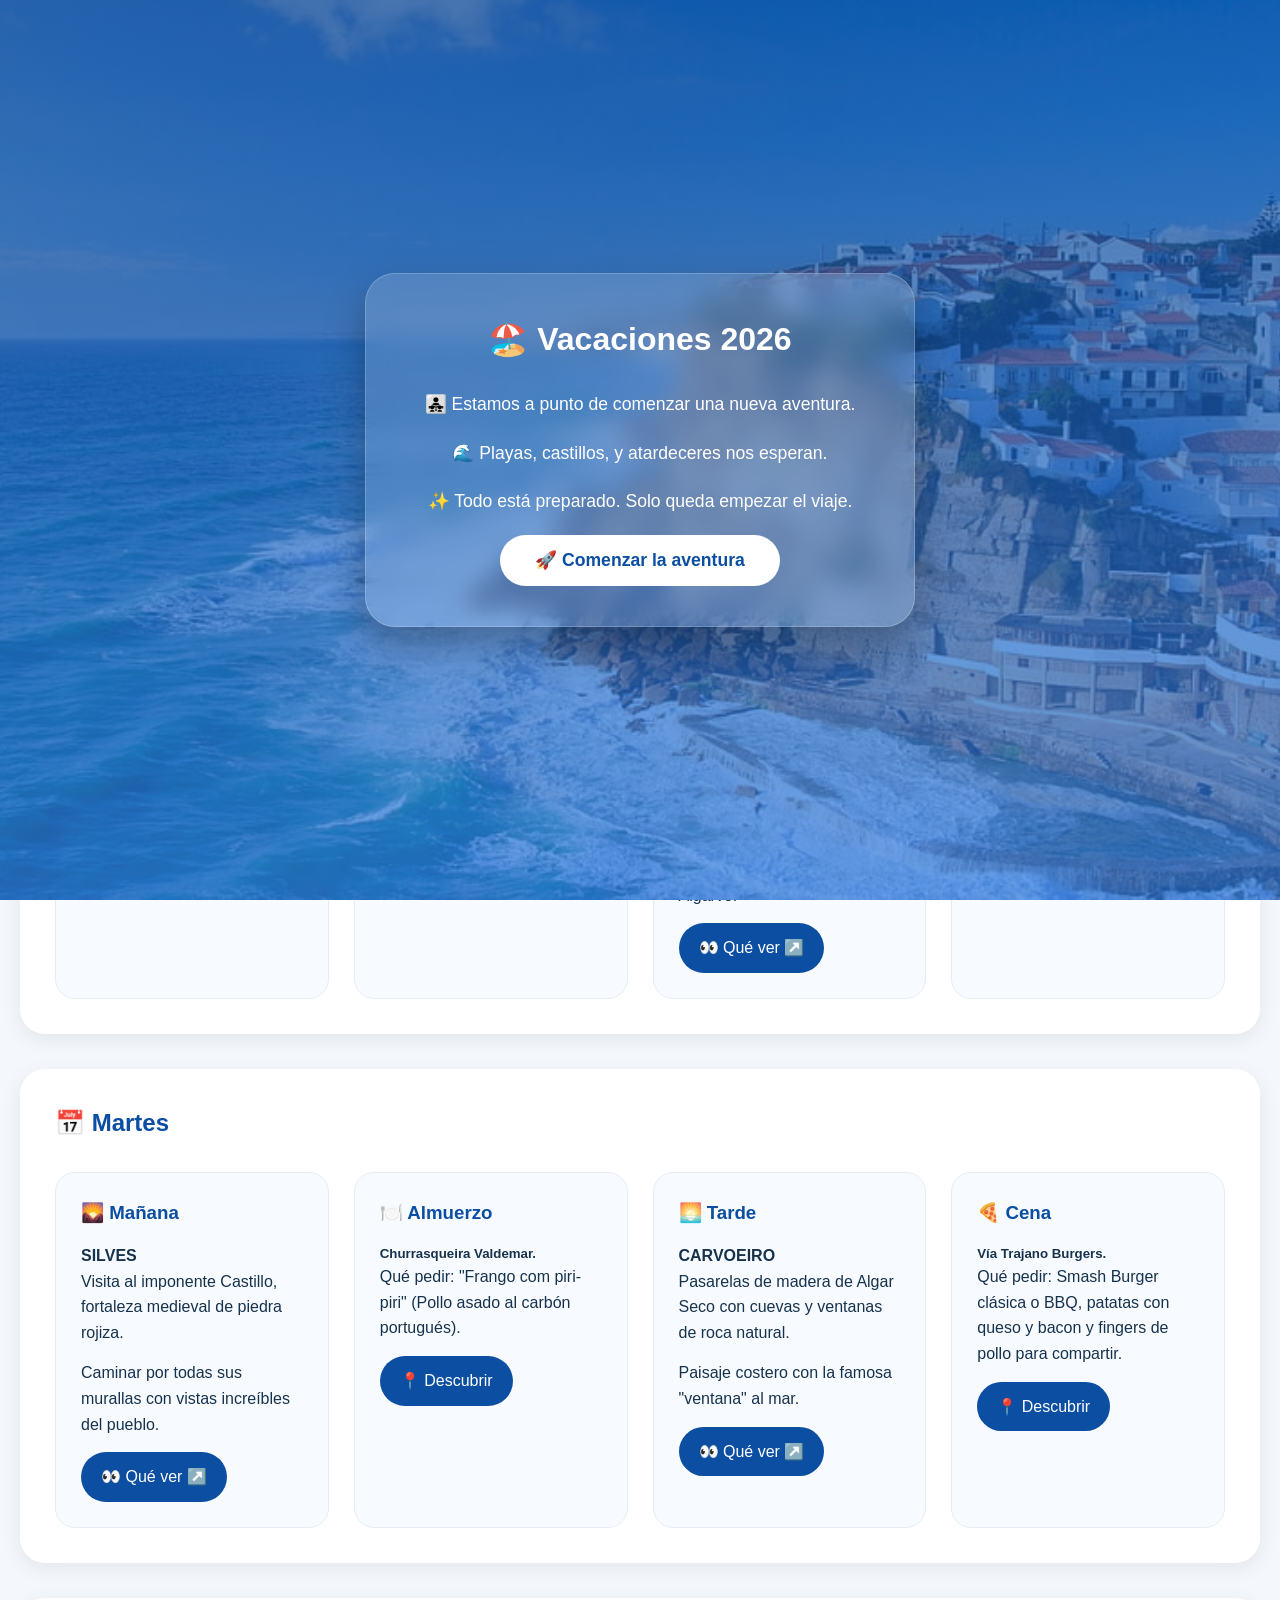
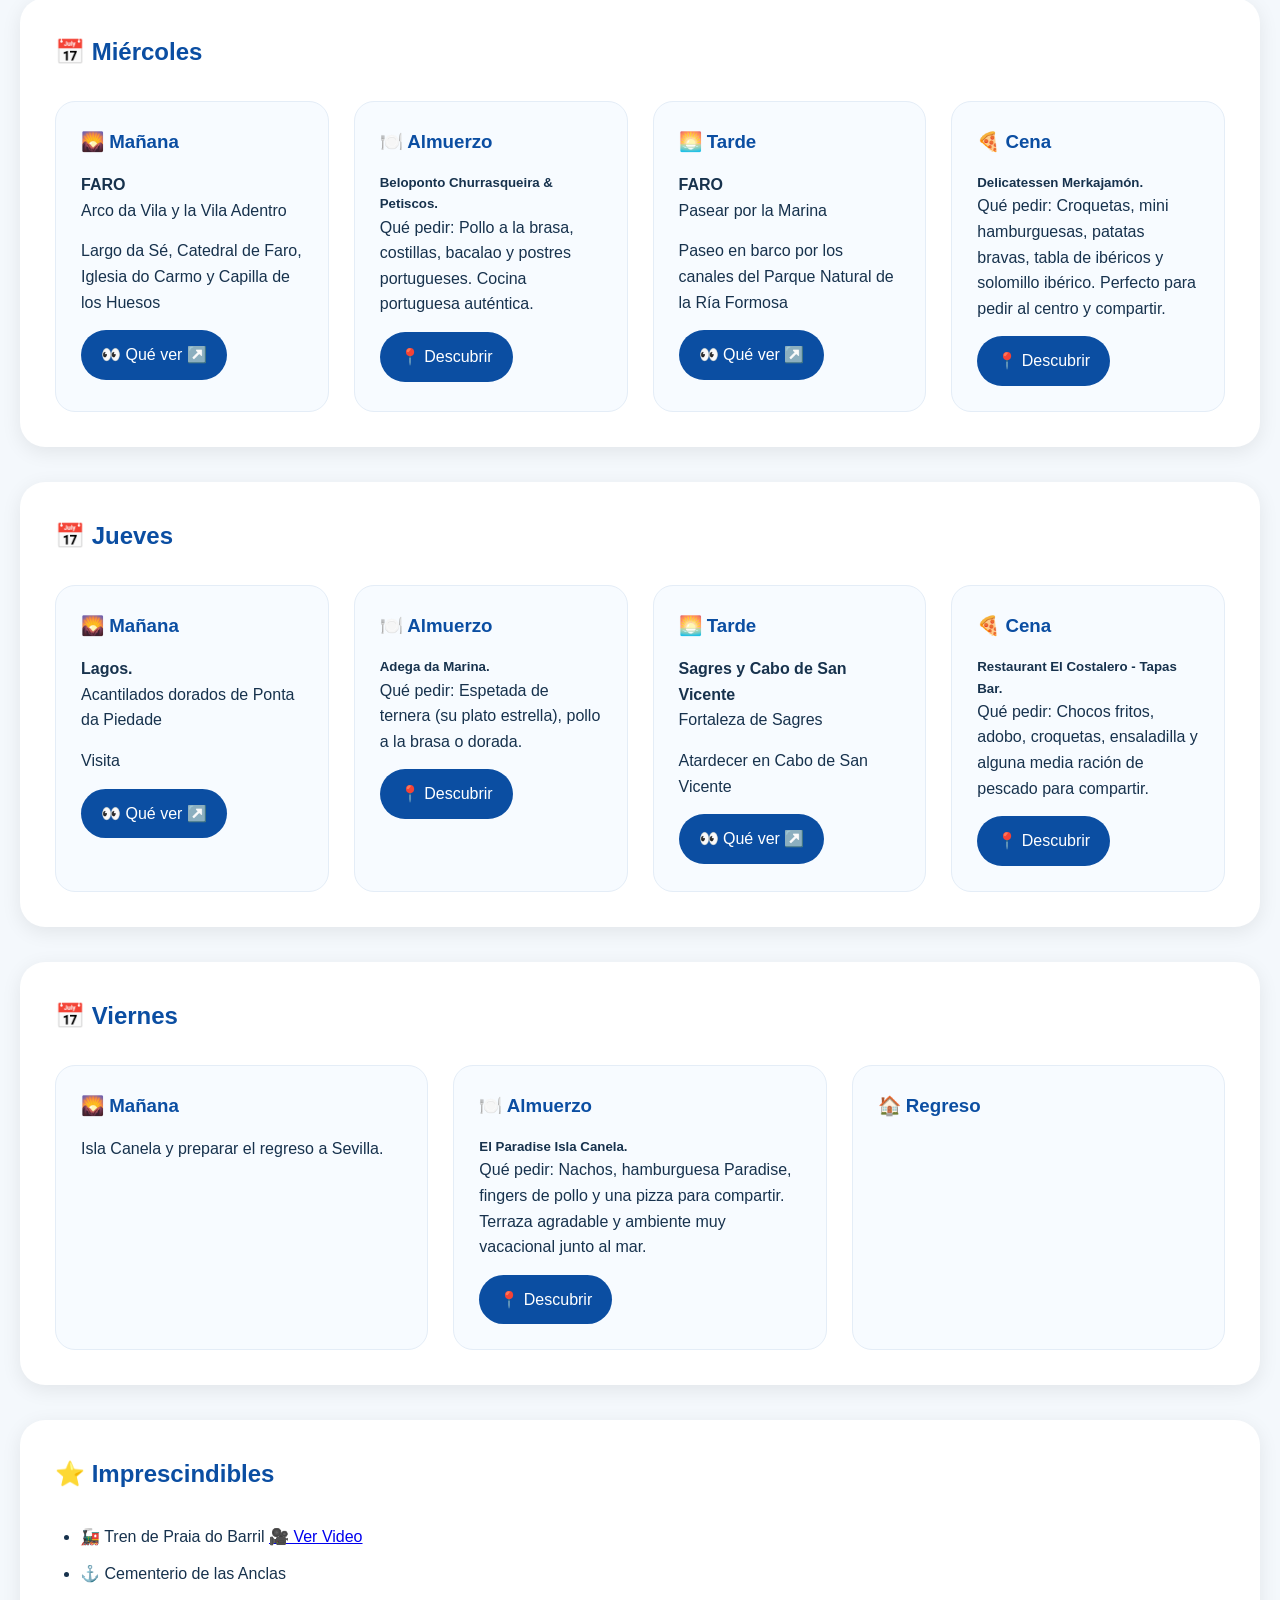
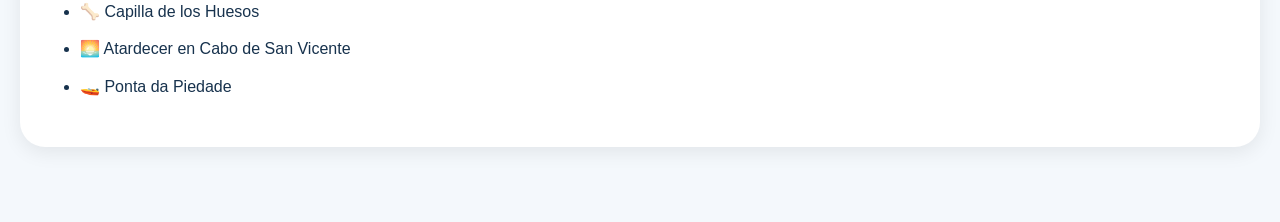
<file: index.html>
<!doctype html>
<html lang="es">
<head>
    <meta charset="utf-8">
    <meta name="viewport" content="width=device-width,initial-scale=1">
    <title>Vacaciones en Ayamonte y el Algarve</title>

    <link rel="manifest" href="manifest.json">
    <link rel="stylesheet" href="css/styles.css">
</head>

<body>

    <!-- Ventana de bienvenida -->
    <div id="bienvenida" class="modal">
        <div class="modal-content">
            <h2>🏖️ Vacaciones 2026</h2>

            <p>👨‍👧‍👧 Estamos a punto de comenzar una nueva aventura.</p>

            <p>
                🌊 Playas, castillos, y atardeceres nos esperan.
            </p>

            <p>
                ✨ Todo está preparado. Solo queda empezar el viaje.
            </p>

            <button id="btnComenzar">
                🚀 Comenzar la aventura
            </button>
        </div>
    </div>

    <!-- Cabecera -->
    <header class="hero">
        <h1>🏖️ Vacaciones en Ayamonte y el Algarve</h1>
        <p class="subtitulo">👨‍👧‍👧 Un Calvo y dos Bobines</p>
        <p id="contador" class="countdown"></p>
    </header>
<nav class="menu">
<a href="#">🏠 Inicio</a>
<a href="#itinerario">📅 Itinerario</a>
<a href="#imp">⭐ Imprescindibles</a>
</nav>
<main id="itinerario">
<section id="lunes" class="card">
<h2>📅 Lunes</h2>
<div class="grid">
<div><h3>🚗 Ida</h3><p>Salida de Sevilla temprano en coche. Llegada al alojamiento en Ayamonte.</p>
<a class="btn"
   href='https://share.google/V7F1Yxz049yUNfZq1'
   target="_blank"
   rel="noopener noreferrer"
   onclick="localStorage.setItem('seccion','lunes');">
   🏨 El hotel
</a>
<p></p>
<a class="btn"
   href='https://maps.app.goo.gl/StF7XVGFB1fVZtX26'
   target="_blank"
   rel="noopener noreferrer"
   onclick="localStorage.setItem('seccion','lunes');">
   🚗 Como LLegar
</a>
</div>
<div><h3>🍽️ Almuerzo</h3><h5>Mesón Plumas.</h5>
<p>Qué pedir: Carnes ibéricas a la brasa (secreto, presa), croquetas caseras. Raciones generosas, comida excelente.</p>
<a class="btn"
   href='https://www.google.com/maps/search/?api=1&query=Meson+Plumas+Ayamonte'
   target="_blank"
   rel="noopener noreferrer"
   onclick="localStorage.setItem('seccion','lunes');">
   📍 Descubrir
</a>
</div>
<div><h3>🌅 Tarde</h3><h4>TAVIRA</h4>
<p>Visita a la Praia do Barril y paseo por el espectacular "Cementerio de Anclas"</p>
<p>Pasear por Santa Luzia y por el casco histórico, uno de los pueblos más bonitos del Algarve.</p>
<a class="btn"
   href="tavira.html"
   target="_blank"
   rel="noopener noreferrer"
   onclick="localStorage.setItem('seccion','lunes');">
   👀 Qué ver ↗️
</a>
</div>
<div><h3>🍕 Cena</h3><h5>DA Roberto.</h5>
<p>Qué pedir: Pizza Carbonara o Prosciutto, lasaña casera y tiramisú de postre.</p>
<a class="btn"
   href='https://www.google.com/maps/search/?api=1&query=DA+Roberto+Ayamonte'
   target="_blank"
   rel="noopener noreferrer"
   onclick="localStorage.setItem('seccion','lunes');">
   📍 Descubrir
</a>
</div>
</div>
</section>

<section id="martes" class="card">
<h2>📅 Martes</h2>
<div class="grid">
<div><h3>🌄 Mañana</h3><h4>SILVES</h4>
<p>Visita al imponente Castillo, fortaleza medieval de piedra rojiza.</p>
<p>Caminar por todas sus murallas con vistas increíbles del pueblo.</p>
<a class="btn"
   href="silves.html"
   target="_blank"
   rel="noopener noreferrer"
   onclick="localStorage.setItem('seccion','martes');">
   👀 Qué ver ↗️
</a>
</div>
<div><h3>🍽️ Almuerzo</h3><h5>Churrasqueira Valdemar.</h5>
<p>Qué pedir: "Frango com piri-piri" (Pollo asado al carbón portugués).</p>
<a class="btn"
   href='https://www.google.com/maps/search/?api=1&query=Churrasqueira+Valdemar+Silves'
   target="_blank"
   rel="noopener noreferrer"
   onclick="localStorage.setItem('seccion','martes');">
   📍 Descubrir
</a>
</div>
<div><h3>🌅 Tarde</h3><h4>CARVOEIRO</h4>
<p>Pasarelas de madera de Algar Seco con cuevas y ventanas de roca natural.</p>
<p>Paisaje costero con la famosa "ventana" al mar.</p>
<a class="btn"
   href="carvoeiro.html"
   target="_blank"
   rel="noopener noreferrer"
   onclick="localStorage.setItem('seccion','martes');">
   👀 Qué ver ↗️
</a>
</div>
<div><h3>🍕 Cena</h3><h5>Vía Trajano Burgers.</h5>
<p>Qué pedir: Smash Burger clásica o BBQ, patatas con queso y bacon y fingers de pollo para compartir. </p>
<a class="btn"
   href='https://www.google.com/maps/search/?api=1&query=Via+Trajano+Burgers+Ayamonte'
   target="_blank"
   rel="noopener noreferrer"
   onclick="localStorage.setItem('seccion','martes');">
   📍 Descubrir
</a>
</div>
</section>

<section id="miercoles" class="card">
<h2>📅 Miércoles</h2>
<div class="grid">
<div><h3>🌄 Mañana</h3><h4>FARO</h4>
<p>Arco da Vila y la Vila Adentro</p>
<p>Largo da Sé, Catedral de Faro, Iglesia do Carmo y Capilla de los Huesos</p>
<a class="btn"
   href="faro1.html"
   target="_blank"
   rel="noopener noreferrer"
   onclick="localStorage.setItem('seccion','miercoles');">
   👀 Qué ver ↗️
</a>
</div>
<div><h3>🍽️ Almuerzo</h3><h5>Beloponto Churrasqueira & Petiscos.</h5>
<p>Qué pedir: Pollo a la brasa, costillas, bacalao y postres portugueses. Cocina portuguesa auténtica.</p>
<a class="btn"
   href='https://www.google.com/maps/search/?api=1&query=Beloponto+Churrasqueira+Faro'
   target="_blank"
   rel="noopener noreferrer"
   onclick="localStorage.setItem('seccion','miercoles');">
   📍 Descubrir
</a>
</div>
<div><h3>🌅 Tarde</h3><h4>FARO</h4>
<p>Pasear por la Marina</p>
<p>Paseo en barco por los canales del Parque Natural de la Ría Formosa</p>
<a class="btn"
   href="faro2.html"
   target="_blank"
   rel="noopener noreferrer"
   onclick="localStorage.setItem('seccion','miercoles');">
   👀 Qué ver ↗️
</a>
</div>
<div><h3>🍕 Cena</h3><h5>Delicatessen Merkajamón.</h5>
<p>Qué pedir: Croquetas, mini hamburguesas, patatas bravas, tabla de ibéricos y solomillo ibérico. Perfecto para pedir al centro y compartir. </p>
<a class="btn"
   href='https://www.google.com/maps/search/?api=1&query=Delicatessen+Merkajamon+Ayamonte'
   target="_blank"
   rel="noopener noreferrer"
   onclick="localStorage.setItem('seccion','miercoles');">
   📍 Descubrir
</a>
</div>
</div>
</section>

<section id="jueves" class="card">
<h2>📅 Jueves</h2>
<div class="grid">
<div><h3>🌄 Mañana</h3><h4>Lagos.</h4>
<p>Acantilados dorados de Ponta da Piedade</p>
<p>Visita </p>
<a class="btn"
   href="lagos.html"
   target="_blank"
   rel="noopener noreferrer"
   onclick="localStorage.setItem('seccion','jueves');">
   👀 Qué ver ↗️
</a>
</div>
<div><h3>🍽️ Almuerzo</h3><h5>Adega da Marina.</h5>
<p>Qué pedir: Espetada de ternera (su plato estrella), pollo a la brasa o dorada.</p>
<a class="btn"
   href='https://www.google.com/maps/search/?api=1&query=Adega+da+Marina+Lagos'
   target="_blank"
   rel="noopener noreferrer"
   onclick="localStorage.setItem('seccion','jueves');">
   📍 Descubrir
</a>
</div>
<div><h3>🌅 Tarde</h3><h4>Sagres y Cabo de San Vicente</h4>
<p>Fortaleza de Sagres</p>
<p>Atardecer en Cabo de San Vicente</p>
<a class="btn"
   href="sagres.html"
   target="_blank"
   rel="noopener noreferrer"
   onclick="localStorage.setItem('seccion','jueves');">
   👀 Qué ver ↗️
</a>
</div>
<div><h3>🍕 Cena</h3><h5>Restaurant El Costalero - Tapas Bar.</h5>
<p>Qué pedir: Chocos fritos, adobo, croquetas, ensaladilla y alguna media ración de pescado para compartir. </p>
<a class="btn"
   href='https://www.google.com/maps/search/?api=1&query=Restaurant+El+Costalero+Ayamonte'
   target="_blank"
   rel="noopener noreferrer"
   onclick="localStorage.setItem('seccion','jueves');">
   📍 Descubrir
</a>
</div>
</div>
</section>

<section id="viernes" class="card">
<h2>📅 Viernes</h2>
<div class="grid">
<div><h3>🌄 Mañana</h3><p>Isla Canela y preparar el regreso a Sevilla.</p></div>
<div><h3>🍽️ Almuerzo</h3><h5>El Paradise Isla Canela.</h5>
<p>Qué pedir: Nachos, hamburguesa Paradise, fingers de pollo y una pizza para compartir. Terraza agradable y ambiente muy vacacional junto al mar. </p>
<a class="btn"
   href='https://www.google.com/maps/search/?api=1&query=El+Paradise+Isla+Canela'
   target="_blank"
   rel="noopener noreferrer"
   onclick="localStorage.setItem('seccion','jueves');">
   📍 Descubrir
</a>
</div>
<div><h3>🏠 Regreso</h3></div>
</div>
</section>

<section id="imp" class="card">
<h2>⭐ Imprescindibles</h2>
<ul>

<li>
    🚂 Tren de Praia do Barril
    <a href="https://youtu.be/BKR_b6KWFAM?si=55y0-8DJieUaevyz"
       target="_blank"
       rel="noopener noreferrer">
       🎥 Ver Video
    </a>
</li>
<li>⚓ Cementerio de las Anclas</li>
<li>🦴 Capilla de los Huesos</li>
<li>🌅 Atardecer en Cabo de San Vicente</li>
<li>🚤 Ponta da Piedade</li>
</ul>
</section>
</main>
<audio id="musica" loop>
    <source src="vacas.mp3" type="audio/mpeg">
</audio>
<script src="js/app.js"></script>
</body>
</html>
</file>
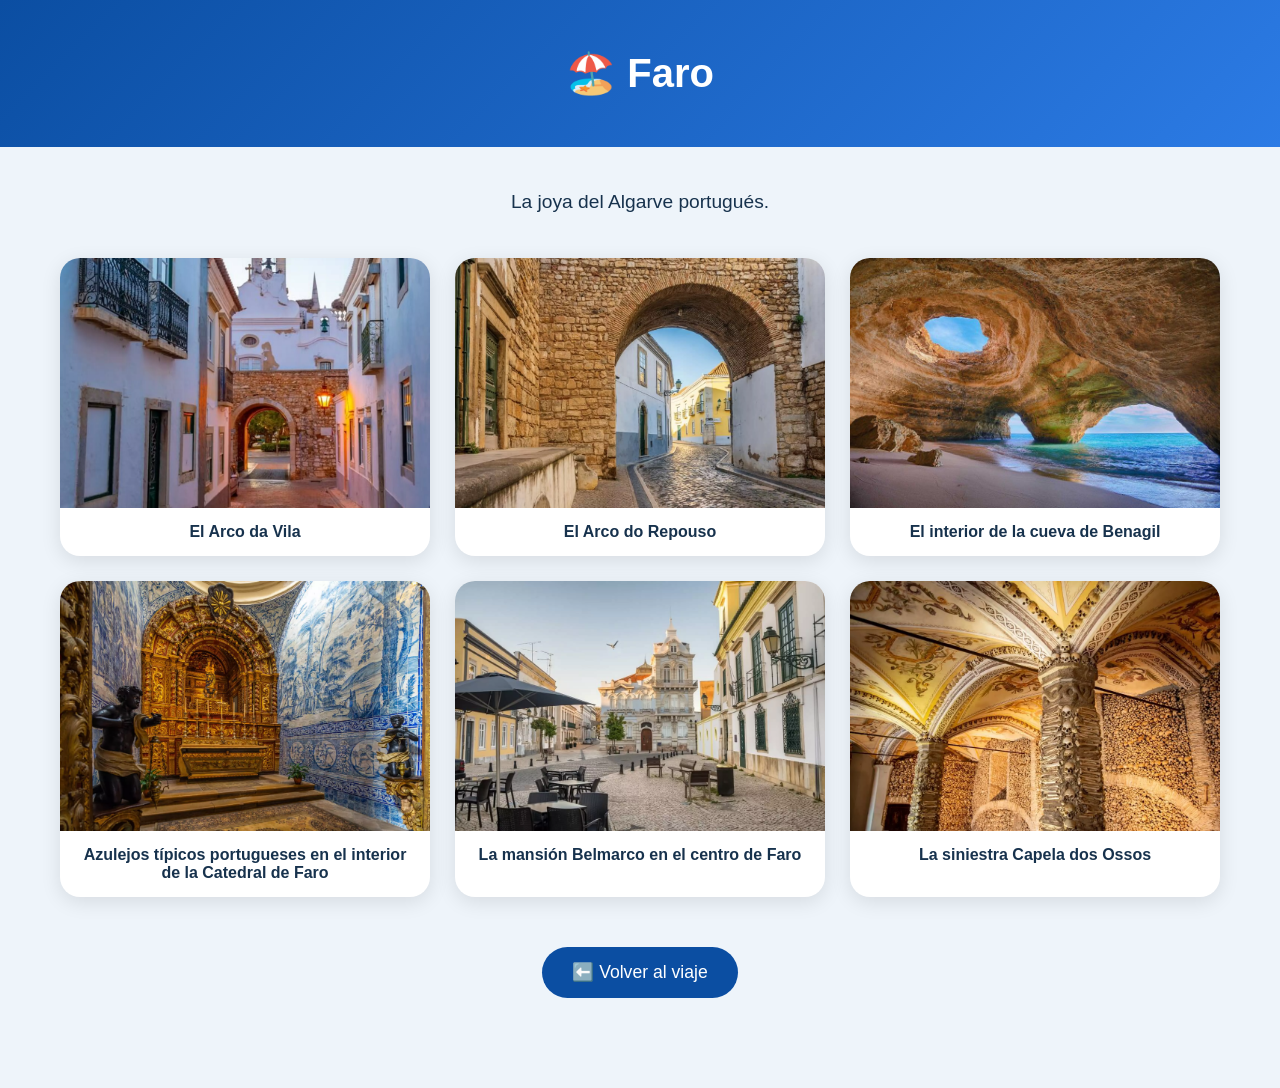
<file: faro1.html>
<!DOCTYPE html>
<html lang="es">
<head>
<meta charset="UTF-8">
<meta name="viewport" content="width=device-width, initial-scale=1.0">
<title>Faro</title>

<style>
    * {
        box-sizing: border-box;
        margin: 0;
        padding: 0;
        font-family: Arial, Helvetica, sans-serif;
    }

    body {
        background: #eef4fa;
        color: #17324d;
        min-height: 100vh;
    }

    .hero {
        background: linear-gradient(135deg, #0b4ea2, #2c7be5);
        color: white;
        text-align: center;
        padding: 50px 20px;
    }

    .hero h1 {
        font-size: 2.5rem;
    }

    .contenedor {
        max-width: 1200px;
        margin: auto;
        padding: 40px 20px;
    }

    .descripcion {
        text-align: center;
        font-size: 1.2rem;
        margin-bottom: 40px;
        line-height: 1.6;
    }

    .galeria {
        display: grid;
        grid-template-columns: repeat(auto-fit, minmax(300px, 1fr));
        gap: 25px;
    }

    .foto {
        background: white;
        border-radius: 20px;
        overflow: hidden;
        box-shadow: 0 5px 20px rgba(0,0,0,0.10);
        transition: transform 0.3s;
    }

    .foto:hover {
        transform: translateY(-5px);
    }

    .foto img {
        width: 100%;
        height: 250px;
        object-fit: cover;
        display: block;
    }

    .foto p {
        padding: 15px;
        text-align: center;
        font-weight: bold;
    }

    .volver {
        text-align: center;
        margin: 50px 0;
    }

    .volver a {
        display: inline-block;
        background: #0b4ea2;
        color: white;
        text-decoration: none;
        padding: 15px 30px;
        border-radius: 50px;
        font-size: 1.1rem;
        transition: background 0.3s;
    }

    .volver a:hover {
        background: #083a7d;
    }

    @media (max-width: 768px) {
        .hero h1 {
            font-size: 2rem;
        }

        .descripcion {
            font-size: 1rem;
        }
    }
</style>

</head>
<body>

<header class="hero">
    <h1>🏖️ Faro</h1>
</header>

<div class="contenedor">

    <p class="descripcion">
        La joya del Algarve portugués.
    </p>

    <div class="galeria">
        <div class="foto">
            <img src="images/faro1.webp" alt="Foto 1">
            <p>El Arco da Vila</p>
        </div>
        <div class="foto">
            <img src="images/faro2.webp" alt="Foto 2">
            <p>El Arco do Repouso</p>
        </div>

        <div class="foto">
            <img src="images/faro3.jpg" alt="Foto 3">
            <p>El interior de la cueva de Benagil</p>
        </div>
		<div class="foto">
            <img src="images/faro4.webp" alt="Foto 4">
            <p>Azulejos típicos portugueses en el interior de la Catedral de Faro</p>
        </div>
        <div class="foto">
            <img src="images/faro5.webp" alt="Foto 5">
            <p>La mansión Belmarco en el centro de Faro</p>
        </div>
		<div class="foto">
            <img src="images/faro6.webp" alt="Foto 6">
            <p>La siniestra Capela dos Ossos</p>
        </div>
        
    </div>

   <div class="volver">
    <a href="#" onclick="window.close(); return false;">
        ⬅️ Volver al viaje
    </a>
</div>

</div>
<audio id="musica" loop>
    <source src="vacas.mp3" type="audio/mpeg">
</audio>
<script src="js/app.js"></script>
</body>
</html>
</file>
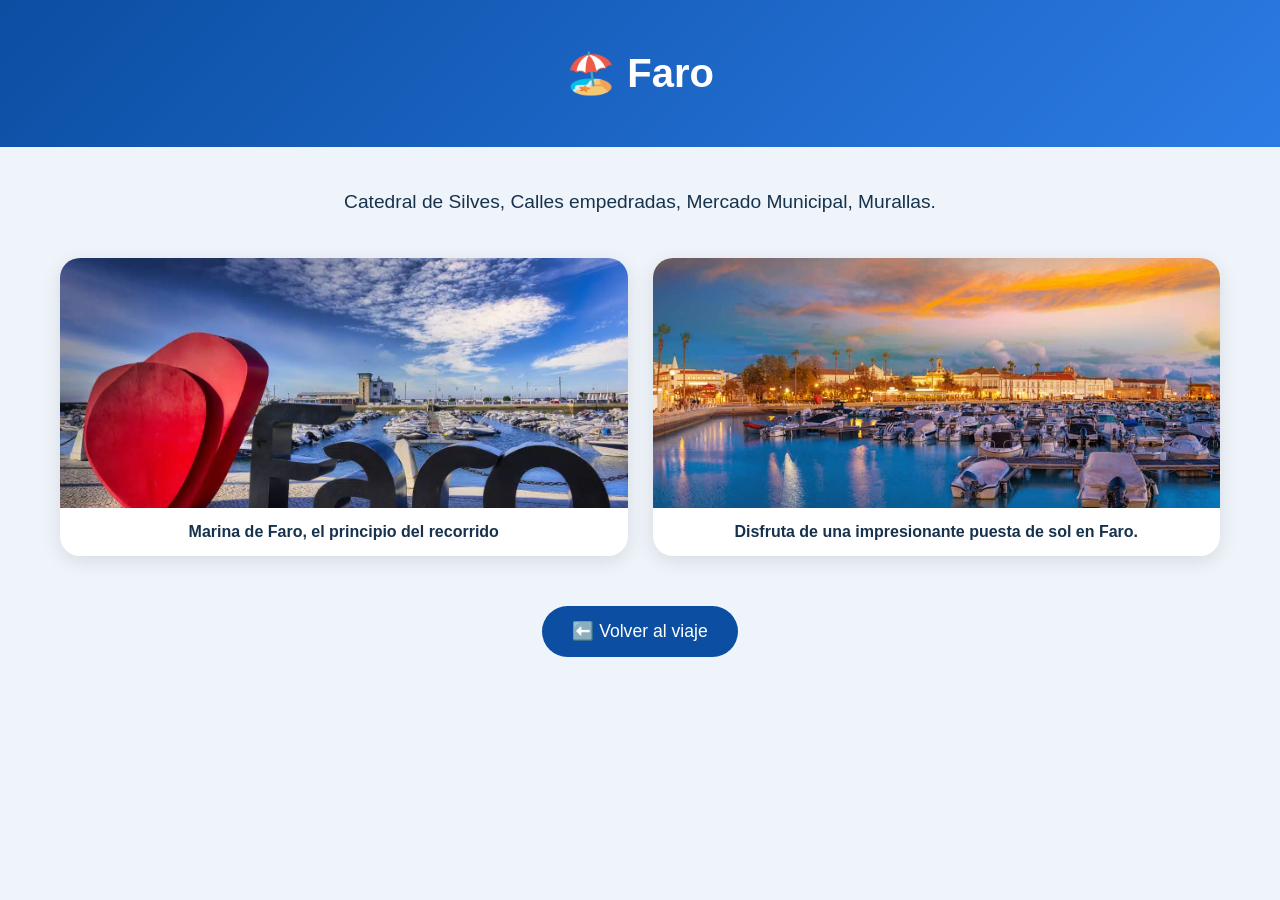
<file: faro2.html>
<!DOCTYPE html>
<html lang="es">
<head>
<meta charset="UTF-8">
<meta name="viewport" content="width=device-width, initial-scale=1.0">
<title>Faro</title>

<style>
    * {
        box-sizing: border-box;
        margin: 0;
        padding: 0;
        font-family: Arial, Helvetica, sans-serif;
    }

    body {
        background: #eef4fa;
        color: #17324d;
        min-height: 100vh;
    }

    .hero {
        background: linear-gradient(135deg, #0b4ea2, #2c7be5);
        color: white;
        text-align: center;
        padding: 50px 20px;
    }

    .hero h1 {
        font-size: 2.5rem;
    }

    .contenedor {
        max-width: 1200px;
        margin: auto;
        padding: 40px 20px;
    }

    .descripcion {
        text-align: center;
        font-size: 1.2rem;
        margin-bottom: 40px;
        line-height: 1.6;
    }

    .galeria {
        display: grid;
        grid-template-columns: repeat(auto-fit, minmax(300px, 1fr));
        gap: 25px;
    }

    .foto {
        background: white;
        border-radius: 20px;
        overflow: hidden;
        box-shadow: 0 5px 20px rgba(0,0,0,0.10);
        transition: transform 0.3s;
    }

    .foto:hover {
        transform: translateY(-5px);
    }

    .foto img {
        width: 100%;
        height: 250px;
        object-fit: cover;
        display: block;
    }

    .foto p {
        padding: 15px;
        text-align: center;
        font-weight: bold;
    }

    .volver {
        text-align: center;
        margin: 50px 0;
    }

    .volver a {
        display: inline-block;
        background: #0b4ea2;
        color: white;
        text-decoration: none;
        padding: 15px 30px;
        border-radius: 50px;
        font-size: 1.1rem;
        transition: background 0.3s;
    }

    .volver a:hover {
        background: #083a7d;
    }

    @media (max-width: 768px) {
        .hero h1 {
            font-size: 2rem;
        }

        .descripcion {
            font-size: 1rem;
        }
    }
</style>

</head>
<body>

<header class="hero">
    <h1>🏖️ Faro</h1>
</header>

<div class="contenedor">

    <p class="descripcion">
        Catedral de Silves, Calles empedradas, Mercado Municipal, Murallas.
    </p>

    <div class="galeria">
       
        <div class="foto">
            <img src="images/faro7.webp" alt="Foto 7">
            <p>Marina de Faro, el principio del recorrido</p>
        </div>
		<div class="foto">
            <img src="images/faro8.jpg" alt="Foto 7">
            <p>Disfruta de una impresionante puesta de sol en Faro.</p>
        </div>
    </div>

   <div class="volver">
    <a href="#" onclick="window.close(); return false;">
        ⬅️ Volver al viaje
    </a>
</div>

</div>
<audio id="musica" loop>
    <source src="vacas.mp3" type="audio/mpeg">
</audio>
<script src="js/app.js"></script>
</body>
</html>
</file>
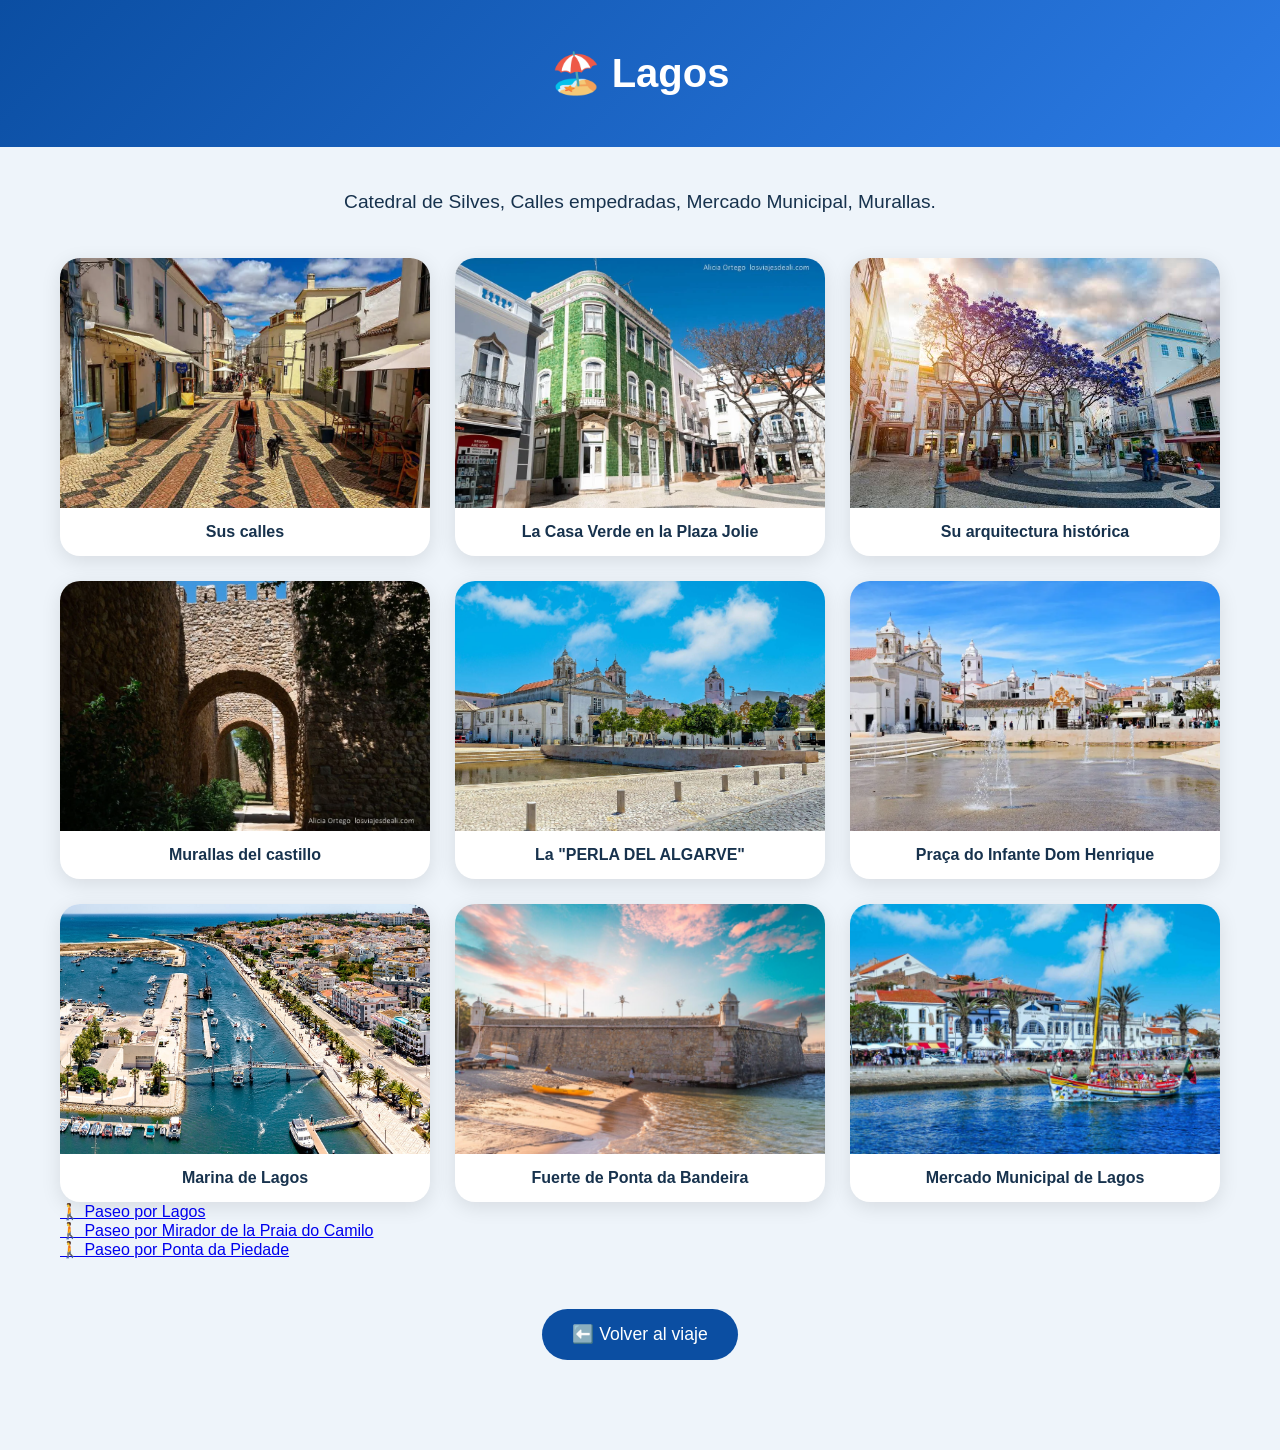
<file: lagos.html>
<!DOCTYPE html>
<html lang="es">
<head>
<meta charset="UTF-8">
<meta name="viewport" content="width=device-width, initial-scale=1.0">
<title>Lagos</title>

<style>
    * {
        box-sizing: border-box;
        margin: 0;
        padding: 0;
        font-family: Arial, Helvetica, sans-serif;
    }

    body {
        background: #eef4fa;
        color: #17324d;
        min-height: 100vh;
    }

    .hero {
        background: linear-gradient(135deg, #0b4ea2, #2c7be5);
        color: white;
        text-align: center;
        padding: 50px 20px;
    }

    .hero h1 {
        font-size: 2.5rem;
    }

    .contenedor {
        max-width: 1200px;
        margin: auto;
        padding: 40px 20px;
    }

    .descripcion {
        text-align: center;
        font-size: 1.2rem;
        margin-bottom: 40px;
        line-height: 1.6;
    }

    .galeria {
        display: grid;
        grid-template-columns: repeat(auto-fit, minmax(300px, 1fr));
        gap: 25px;
    }

    .foto {
        background: white;
        border-radius: 20px;
        overflow: hidden;
        box-shadow: 0 5px 20px rgba(0,0,0,0.10);
        transition: transform 0.3s;
    }

    .foto:hover {
        transform: translateY(-5px);
    }

    .foto img {
        width: 100%;
        height: 250px;
        object-fit: cover;
        display: block;
    }

    .foto p {
        padding: 15px;
        text-align: center;
        font-weight: bold;
    }

    .volver {
        text-align: center;
        margin: 50px 0;
    }

    .volver a {
        display: inline-block;
        background: #0b4ea2;
        color: white;
        text-decoration: none;
        padding: 15px 30px;
        border-radius: 50px;
        font-size: 1.1rem;
        transition: background 0.3s;
    }

    .volver a:hover {
        background: #083a7d;
    }

    @media (max-width: 768px) {
        .hero h1 {
            font-size: 2rem;
        }

        .descripcion {
            font-size: 1rem;
        }
    }
</style>

</head>
<body>

<header class="hero">
    <h1>🏖️ Lagos</h1>
</header>

<div class="contenedor">

    <p class="descripcion">
        Catedral de Silves, Calles empedradas, Mercado Municipal, Murallas.
    </p>

    <div class="galeria">

        <div class="foto">
            <img src="images/lagos1.webp" alt="Foto 1">
            <p>Sus calles</p>
        </div>

        <div class="foto">
            <img src="images/lagos2.webp" alt="Foto 2">
            <p>La Casa Verde en la Plaza Jolie</p>
        </div>

        <div class="foto">
            <img src="images/lagos2.jpg" alt="Foto 3">
            <p>Su arquitectura histórica</p>
        </div>
		
		<div class="foto">
            <img src="images/lagos3.webp" alt="Foto 4">
            <p>Murallas del castillo</p>
        </div>
		
		 <div class="foto">
            <img src="images/lagos1.jpg" alt="Foto 5">
            <p>La "PERLA DEL ALGARVE"</p>
        </div>
		
		<div class="foto">
            <img src="images/lagos4.webp" alt="Foto 6">
            <p>Praça do Infante Dom Henrique</p>
        </div>
		
		 <div class="foto">
            <img src="images/lagos3.jpg" alt="Foto 7">
            <p>Marina de Lagos</p>
        </div>
		
		<div class="foto">
            <img src="images/lagos4.jpg" alt="Foto 8">
            <p>Fuerte de Ponta da Bandeira</p>
        </div>
		
		<div class="foto">
            <img src="images/lagos5.jpg" alt="Foto 9">
            <p>Mercado Municipal de Lagos</p>
        </div>
		
    </div>
<div>
<a class="btn"
   href="https://maps.app.goo.gl/ewvmLPVKM8KJeaph8"
   target="_blank"
   rel="noopener noreferrer"
   onclick="localStorage.setItem('seccion','Jueves');">
   🚶 Paseo por Lagos
</a>
<p></p>
<a class="btn"
   href="https://maps.app.goo.gl/QeRWTQspekfvbyw27"
   target="_blank"
   rel="noopener noreferrer"
   onclick="localStorage.setItem('seccion','Jueves');">
   🚶 Paseo por Mirador de la Praia do Camilo
</a>
<p></p>
<a class="btn"
   href="https://maps.app.goo.gl/xVxBy9UzfXR1UDd6A"
   target="_blank"
   rel="noopener noreferrer"
   onclick="localStorage.setItem('seccion','Jueves');">
   🚶 Paseo por Ponta da Piedade
</a>


    <div class="volver">
    <a href="#" onclick="window.close(); return false;">
        ⬅️ Volver al viaje
		
    </a>


</div>	
</div>
<audio id="musica" loop>
    <source src="vacas.mp3" type="audio/mpeg">
</audio>
<script src="js/app.js"></script>
</body>
</body>
</html>
</file>
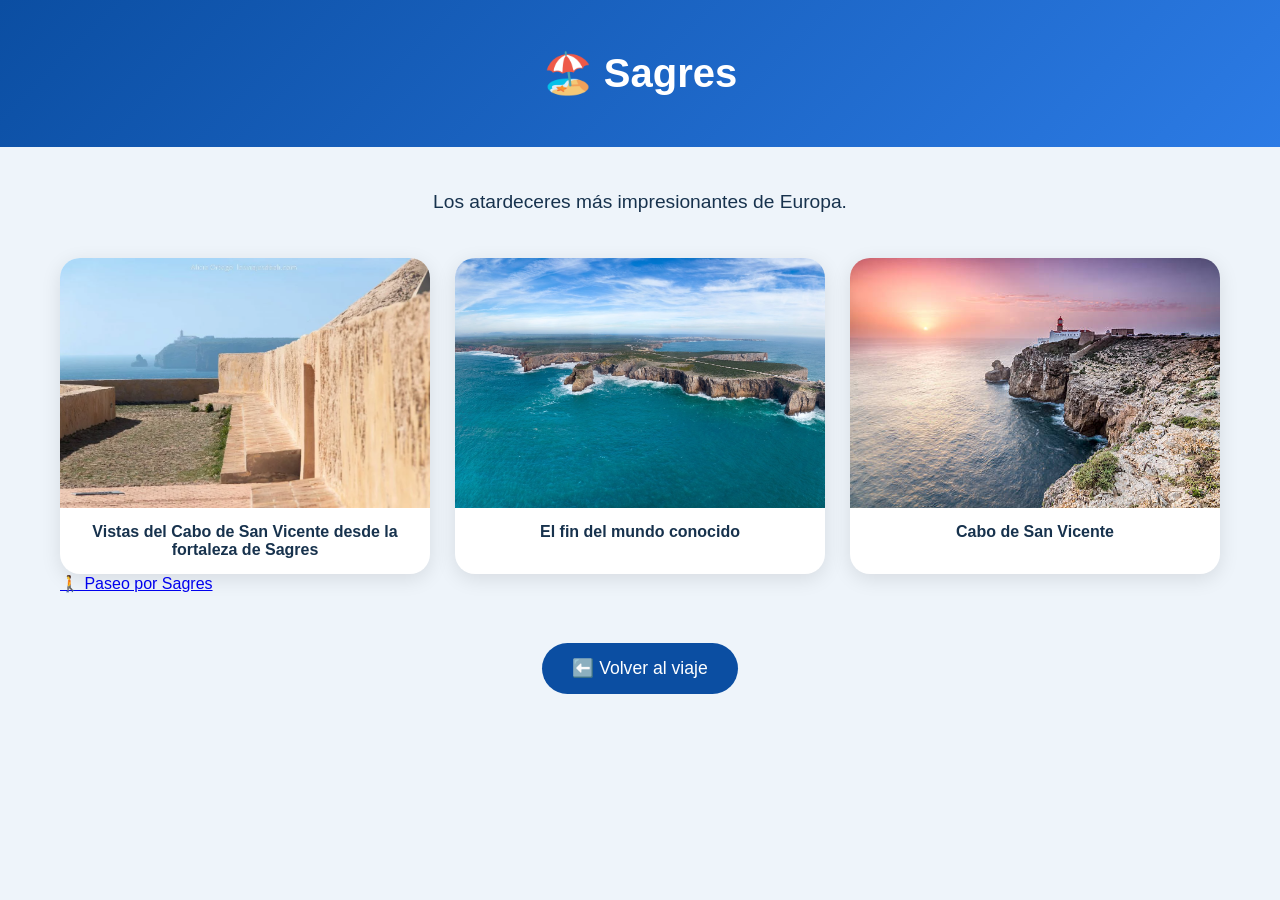
<file: sagres.html>
<!DOCTYPE html>
<html lang="es">
<head>
<meta charset="UTF-8">
<meta name="viewport" content="width=device-width, initial-scale=1.0">
<title>Sagres</title>

<style>
    * {
        box-sizing: border-box;
        margin: 0;
        padding: 0;
        font-family: Arial, Helvetica, sans-serif;
    }

    body {
        background: #eef4fa;
        color: #17324d;
        min-height: 100vh;
    }

    .hero {
        background: linear-gradient(135deg, #0b4ea2, #2c7be5);
        color: white;
        text-align: center;
        padding: 50px 20px;
    }

    .hero h1 {
        font-size: 2.5rem;
    }

    .contenedor {
        max-width: 1200px;
        margin: auto;
        padding: 40px 20px;
    }

    .descripcion {
        text-align: center;
        font-size: 1.2rem;
        margin-bottom: 40px;
        line-height: 1.6;
    }

    .galeria {
        display: grid;
        grid-template-columns: repeat(auto-fit, minmax(300px, 1fr));
        gap: 25px;
    }

    .foto {
        background: white;
        border-radius: 20px;
        overflow: hidden;
        box-shadow: 0 5px 20px rgba(0,0,0,0.10);
        transition: transform 0.3s;
    }

    .foto:hover {
        transform: translateY(-5px);
    }

    .foto img {
        width: 100%;
        height: 250px;
        object-fit: cover;
        display: block;
    }

    .foto p {
        padding: 15px;
        text-align: center;
        font-weight: bold;
    }

    .volver {
        text-align: center;
        margin: 50px 0;
    }

    .volver a {
        display: inline-block;
        background: #0b4ea2;
        color: white;
        text-decoration: none;
        padding: 15px 30px;
        border-radius: 50px;
        font-size: 1.1rem;
        transition: background 0.3s;
    }

    .volver a:hover {
        background: #083a7d;
    }

    @media (max-width: 768px) {
        .hero h1 {
            font-size: 2rem;
        }

        .descripcion {
            font-size: 1rem;
        }
    }
</style>

</head>
<body>

<header class="hero">
    <h1>🏖️ Sagres</h1>
</header>

<div class="contenedor">

    <p class="descripcion">
        Los atardeceres más impresionantes de Europa.
    </p>

    <div class="galeria">

        <div class="foto">
            <img src="images/sagres1.webp" alt="Foto 1">
            <p>Vistas del Cabo de San Vicente desde la fortaleza de Sagres</p>
        </div>

        <div class="foto">
            <img src="images/sagres1.jpg" alt="Foto 2">
            <p>El fin del mundo conocido</p>
        </div>

        <div class="foto">
            <img src="images/sagres2.jpg" alt="Foto 3">
            <p>Cabo de San Vicente</p>
        </div>
    </div>
<div>
<a class="btn"
   href="https://maps.app.goo.gl/FNza7owTc7MLc58U6"
   target="_blank"
   rel="noopener noreferrer"
   onclick="localStorage.setItem('seccion','lunes');">
   🚶 Paseo por Sagres
</a>
    <div class="volver">
    <a href="#" onclick="window.close(); return false;">
        ⬅️ Volver al viaje
		
    </a>


</div>	
</div>
<audio id="musica" loop>
    <source src="vacas.mp3" type="audio/mpeg">
</audio>
<script src="js/app.js"></script>
</body>
</body>
</html>
</file>
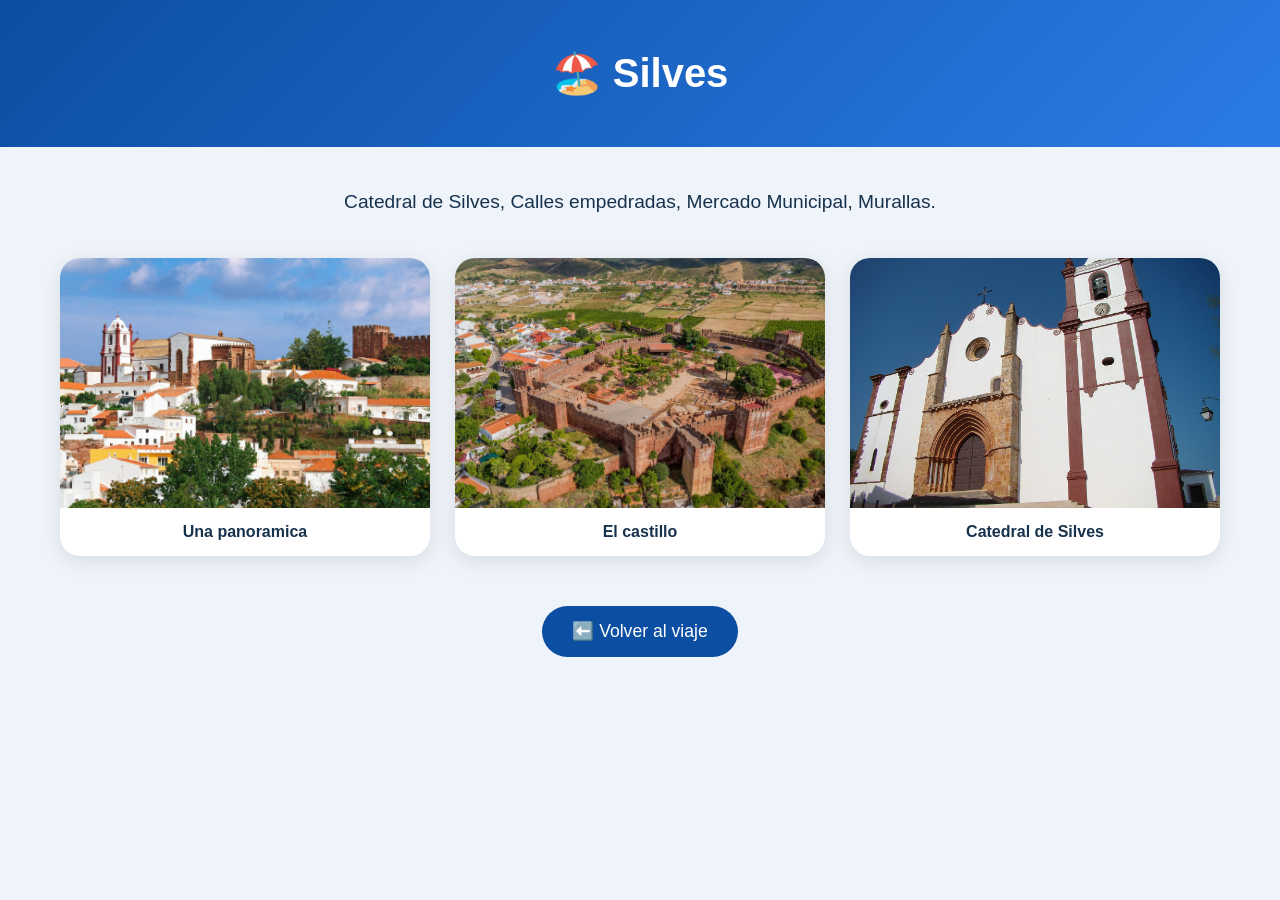
<file: silves.html>
<!DOCTYPE html>
<html lang="es">
<head>
<meta charset="UTF-8">
<meta name="viewport" content="width=device-width, initial-scale=1.0">
<title>Silves</title>

<style>
    * {
        box-sizing: border-box;
        margin: 0;
        padding: 0;
        font-family: Arial, Helvetica, sans-serif;
    }

    body {
        background: #eef4fa;
        color: #17324d;
        min-height: 100vh;
    }

    .hero {
        background: linear-gradient(135deg, #0b4ea2, #2c7be5);
        color: white;
        text-align: center;
        padding: 50px 20px;
    }

    .hero h1 {
        font-size: 2.5rem;
    }

    .contenedor {
        max-width: 1200px;
        margin: auto;
        padding: 40px 20px;
    }

    .descripcion {
        text-align: center;
        font-size: 1.2rem;
        margin-bottom: 40px;
        line-height: 1.6;
    }

    .galeria {
        display: grid;
        grid-template-columns: repeat(auto-fit, minmax(300px, 1fr));
        gap: 25px;
    }

    .foto {
        background: white;
        border-radius: 20px;
        overflow: hidden;
        box-shadow: 0 5px 20px rgba(0,0,0,0.10);
        transition: transform 0.3s;
    }

    .foto:hover {
        transform: translateY(-5px);
    }

    .foto img {
        width: 100%;
        height: 250px;
        object-fit: cover;
        display: block;
    }

    .foto p {
        padding: 15px;
        text-align: center;
        font-weight: bold;
    }

    .volver {
        text-align: center;
        margin: 50px 0;
    }

    .volver a {
        display: inline-block;
        background: #0b4ea2;
        color: white;
        text-decoration: none;
        padding: 15px 30px;
        border-radius: 50px;
        font-size: 1.1rem;
        transition: background 0.3s;
    }

    .volver a:hover {
        background: #083a7d;
    }

    @media (max-width: 768px) {
        .hero h1 {
            font-size: 2rem;
        }

        .descripcion {
            font-size: 1rem;
        }
    }
</style>

</head>
<body>

<header class="hero">
    <h1>🏖️ Silves</h1>
</header>

<div class="contenedor">

    <p class="descripcion">
        Catedral de Silves, Calles empedradas, Mercado Municipal, Murallas.
    </p>

    <div class="galeria">

        <div class="foto">
            <img src="images/silves1.webp" alt="Foto 1">
            <p>Una panoramica</p>
        </div>

        <div class="foto">
            <img src="images/silves2.webp" alt="Foto 2">
            <p>El castillo</p>
        </div>

        <div class="foto">
            <img src="images/silves3.jpg" alt="Foto 3">
            <p>Catedral de Silves</p>
        </div>
    </div>

    <div class="volver">
    <a href="#" onclick="window.close(); return false;">
        ⬅️ Volver al viaje
    </a>
</div>

</div>
<audio id="musica" loop>
    <source src="vacas.mp3" type="audio/mpeg">
</audio>
<script src="js/app.js"></script>
</body>
</body>
</html>
</file>
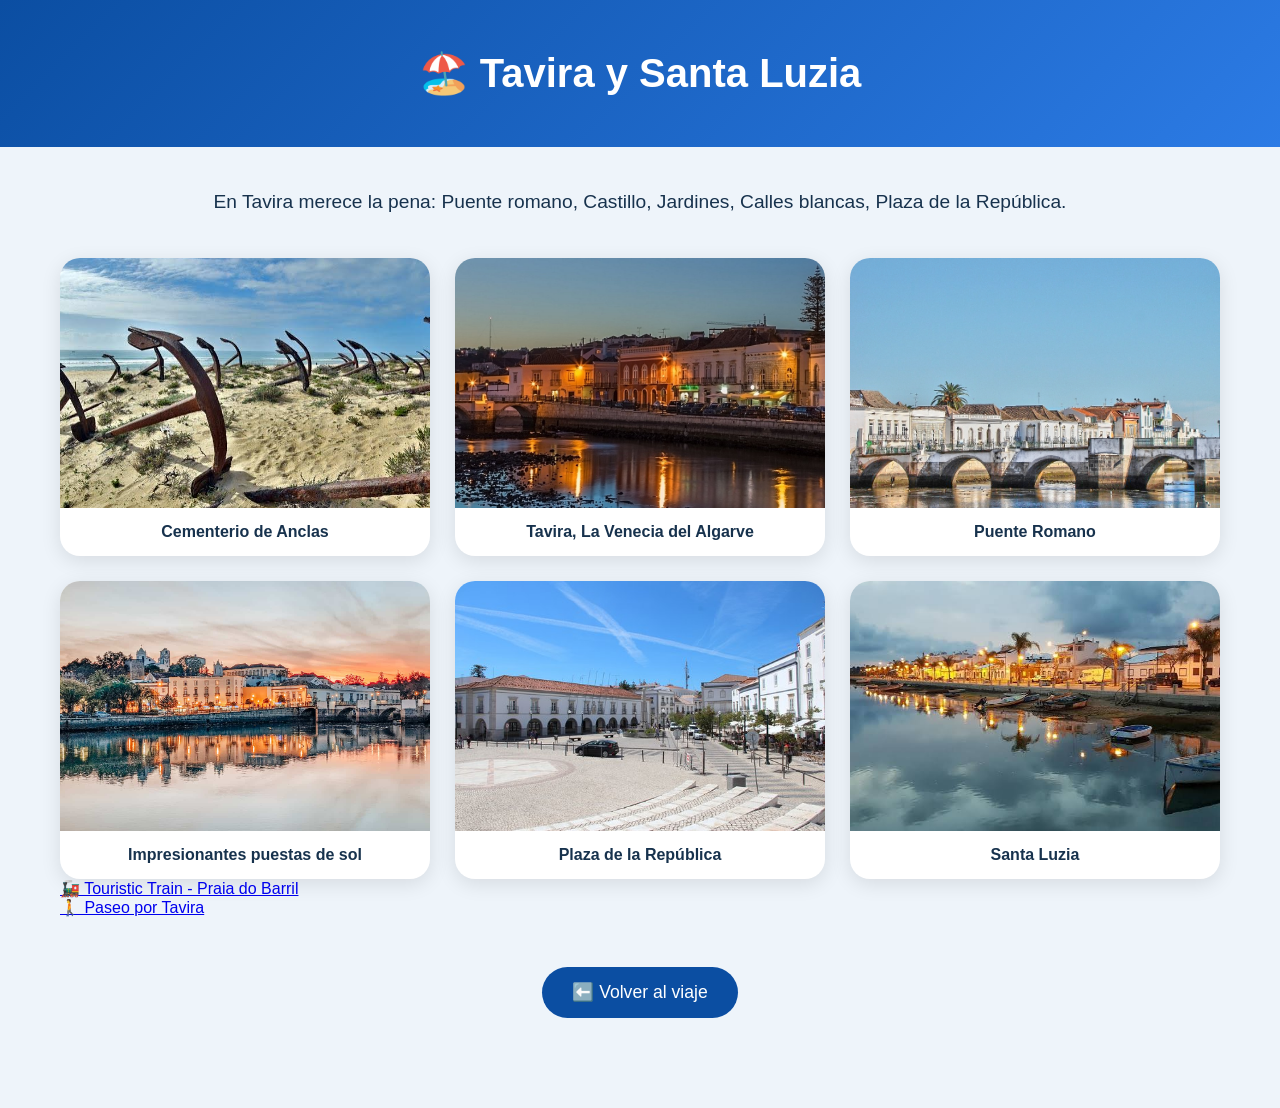
<file: tavira.html>
<!DOCTYPE html>
<html lang="es">
<head>
<meta charset="UTF-8">
<meta name="viewport" content="width=device-width, initial-scale=1.0">
<title>Tavira y Santa Luzia</title>

<style>
    * {
        box-sizing: border-box;
        margin: 0;
        padding: 0;
        font-family: Arial, Helvetica, sans-serif;
    }

    body {
        background: #eef4fa;
        color: #17324d;
        min-height: 100vh;
    }

    .hero {
        background: linear-gradient(135deg, #0b4ea2, #2c7be5);
        color: white;
        text-align: center;
        padding: 50px 20px;
    }

    .hero h1 {
        font-size: 2.5rem;
    }

    .contenedor {
        max-width: 1200px;
        margin: auto;
        padding: 40px 20px;
    }

    .descripcion {
        text-align: center;
        font-size: 1.2rem;
        margin-bottom: 40px;
        line-height: 1.6;
    }

    .galeria {
        display: grid;
        grid-template-columns: repeat(auto-fit, minmax(300px, 1fr));
        gap: 25px;
    }

    .foto {
        background: white;
        border-radius: 20px;
        overflow: hidden;
        box-shadow: 0 5px 20px rgba(0,0,0,0.10);
        transition: transform 0.3s;
    }

    .foto:hover {
        transform: translateY(-5px);
    }

    .foto img {
        width: 100%;
        height: 250px;
        object-fit: cover;
        display: block;
    }

    .foto p {
        padding: 15px;
        text-align: center;
        font-weight: bold;
    }

    .volver {
        text-align: center;
        margin: 50px 0;
    }

    .volver a {
        display: inline-block;
        background: #0b4ea2;
        color: white;
        text-decoration: none;
        padding: 15px 30px;
        border-radius: 50px;
        font-size: 1.1rem;
        transition: background 0.3s;
    }

    .volver a:hover {
        background: #083a7d;
    }

    @media (max-width: 768px) {
        .hero h1 {
            font-size: 2rem;
        }

        .descripcion {
            font-size: 1rem;
        }
    }
</style>

</head>
<body>

<header class="hero">
    <h1>🏖️ Tavira y Santa Luzia</h1>
</header>

<div class="contenedor">

    <p class="descripcion">
        En Tavira merece la pena: Puente romano, Castillo, Jardines, Calles blancas, Plaza de la República.
    </p>

    <div class="galeria">

        <div class="foto">
            <img src="images/tavira1.jpg" alt="Foto 1">
            <p>Cementerio de Anclas</p>
        </div>
        <div class="foto">
            <img src="images/tavira2.jpg" alt="Foto 2">
            <p>Tavira, La Venecia del Algarve</p>
        </div>
        <div class="foto">
            <img src="images/tavira3.jpg" alt="Foto 3">
            <p>Puente Romano</p>
        </div>
		<div class="foto">
            <img src="images/tavira4.jpg" alt="Foto 3">
            <p>Impresionantes puestas de sol</p>
        </div>
		<div class="foto">
            <img src="images/tavira5.jpg" alt="Foto 3">
            <p>Plaza de la República</p>
        </div>
		<div class="foto">
            <img src="images/tavira6.jpg" alt="Foto 3">
            <p>Santa Luzia</p>
        </div>
    </div>
 <div>	
	<a class="btn"
   href="https://maps.app.goo.gl/inkyBVmUBnV7TBYj6"
   target="_blank"
   rel="noopener noreferrer"
   onclick="localStorage.setItem('seccion','lunes');">
   🚂 Touristic Train - Praia do Barril
	</a>
</div>
<div>	
	<a class="btn"
   href="https://maps.app.goo.gl/neWhDXkHayDketiZ7"
   target="_blank"
   rel="noopener noreferrer"
   onclick="localStorage.setItem('seccion','lunes');">
   🚶 Paseo por Tavira
	</a>
</div>	
<div class="volver">
    <a href="#" onclick="window.close(); return false;">
        ⬅️ Volver al viaje
    </a>
</div>
</div>
<audio id="musica" loop>
    <source src="vacas.mp3" type="audio/mpeg">
</audio>
<script src="js/app.js"></script>
</body>
</body>
</html>
</file>
<file: css/styles.css>
/* ---------- General ---------- */

* {
    box-sizing: border-box;
    margin: 0;
    padding: 0;
}

html {
    scroll-behavior: smooth;
}

body {
    font-family: "Segoe UI", Arial, sans-serif;
    background: #f4f8fc;
    color: #17324d;
    line-height: 1.6;
}

/* ---------- Ventana bienvenida ---------- */

.modal {
    position: fixed;
    inset: 0;
    background:
        linear-gradient(rgba(11,78,162,0.70), rgba(44,123,229,0.70)),
        url("../images/portada.jpg");
    background-size: cover;
    background-position: center;
    display: flex;
    justify-content: center;
    align-items: center;
    z-index: 9999;
}

.modal-content {
    width: 90%;
    max-width: 550px;
    padding: 40px;
    text-align: center;

    background: rgba(255,255,255,0.15);
    backdrop-filter: blur(12px);

    border-radius: 30px;
    border: 1px solid rgba(255,255,255,0.20);

    color: white;

    box-shadow: 0 20px 40px rgba(0,0,0,0.30);

    animation: aparecer .8s ease;
}

@keyframes aparecer {
    from {
        opacity: 0;
        transform: translateY(40px);
    }
    to {
        opacity: 1;
        transform: translateY(0);
    }
}

.modal-content h2 {
    font-size: 2rem;
    margin-bottom: 25px;
}

.modal-content p {
    margin-bottom: 20px;
    font-size: 1.1rem;
}

#btnComenzar {
    background: white;
    color: #0b4ea2;

    border: none;
    border-radius: 50px;

    padding: 15px 35px;
    font-size: 1.1rem;
    font-weight: bold;

    cursor: pointer;

    transition: all .3s;
}

#btnComenzar:hover {
    transform: scale(1.05);
    box-shadow: 0 8px 20px rgba(255,255,255,0.30);
}

/* ---------- Portada ---------- */

.hero {
    background:
        linear-gradient(rgba(11,78,162,0.45),
        rgba(44,123,229,0.45)),
        url("../images/portada.jpg");

    background-size: cover;
    background-position: center;

    color: white;
    text-align: center;

    padding: 100px 20px;
}

.hero h1 {
    font-size: 3rem;
    margin-bottom: 15px;
}

.subtitulo {
    font-size: 1.5rem;
    margin-bottom: 25px;
}

.countdown {
    display: inline-block;

    background: rgba(0,0,0,0.25);

    padding: 12px 24px;
    border-radius: 40px;

    font-size: 1.3rem;
    font-weight: bold;

    color: #ffd166;
}

/* ---------- Menú ---------- */

.menu {
    position: sticky;
    top: 0;
    z-index: 100;

    background: white;

    display: flex;
    justify-content: center;
    gap: 30px;

    padding: 18px;

    box-shadow: 0 2px 15px rgba(0,0,0,0.10);
}

.menu a {
    text-decoration: none;
    color: #0b4ea2;
    font-weight: 600;
}

/* ---------- Contenido ---------- */

main {
    max-width: 1300px;
    margin: auto;
    padding: 40px 20px;
}

/* ---------- Tarjetas ---------- */

.card {
    background: white;

    border-radius: 25px;

    padding: 35px;

    margin-bottom: 35px;

    box-shadow: 0 5px 20px rgba(0,0,0,0.08);
}

.card h2 {
    color: #0b4ea2;
    margin-bottom: 30px;
}

/* ---------- Grid ---------- */

.grid {
    display: grid;
    grid-template-columns: repeat(auto-fit, minmax(260px,1fr));
    gap: 25px;
}

.grid > div {
    background: #f7fbff;

    border-radius: 20px;

    padding: 25px;

    border: 1px solid #e4edf7;
}

.grid h3 {
    color: #0b4ea2;
    margin-bottom: 15px;
}

.grid p {
    margin-bottom: 15px;
}

/* ---------- Botones ---------- */

.btn {
    display: inline-block;

    background: #0b4ea2;
    color: white;

    text-decoration: none;

    padding: 12px 20px;

    border-radius: 30px;

    transition: .3s;
}

.btn:hover {
    background: #083a7d;
    transform: translateY(-2px);
}

/* ---------- Lista final ---------- */

ul {
    padding-left: 25px;
}

li {
    margin-bottom: 12px;
}

/* ---------- Móvil ---------- */

@media (max-width: 768px) {

    .hero {
        padding: 80px 20px;
    }

    .hero h1 {
        font-size: 2.2rem;
    }

    .subtitulo {
        font-size: 1.2rem;
    }

    .countdown {
        font-size: 1.05rem;
    }

    .menu {
        gap: 18px;
        font-size: 0.95rem;
        flex-wrap: wrap;
    }

    .card {
        padding: 25px;
    }

    .modal-content h2 {
        font-size: 1.6rem;
    }

    .modal-content p {
        font-size: 1rem;
    }
}
</file>
